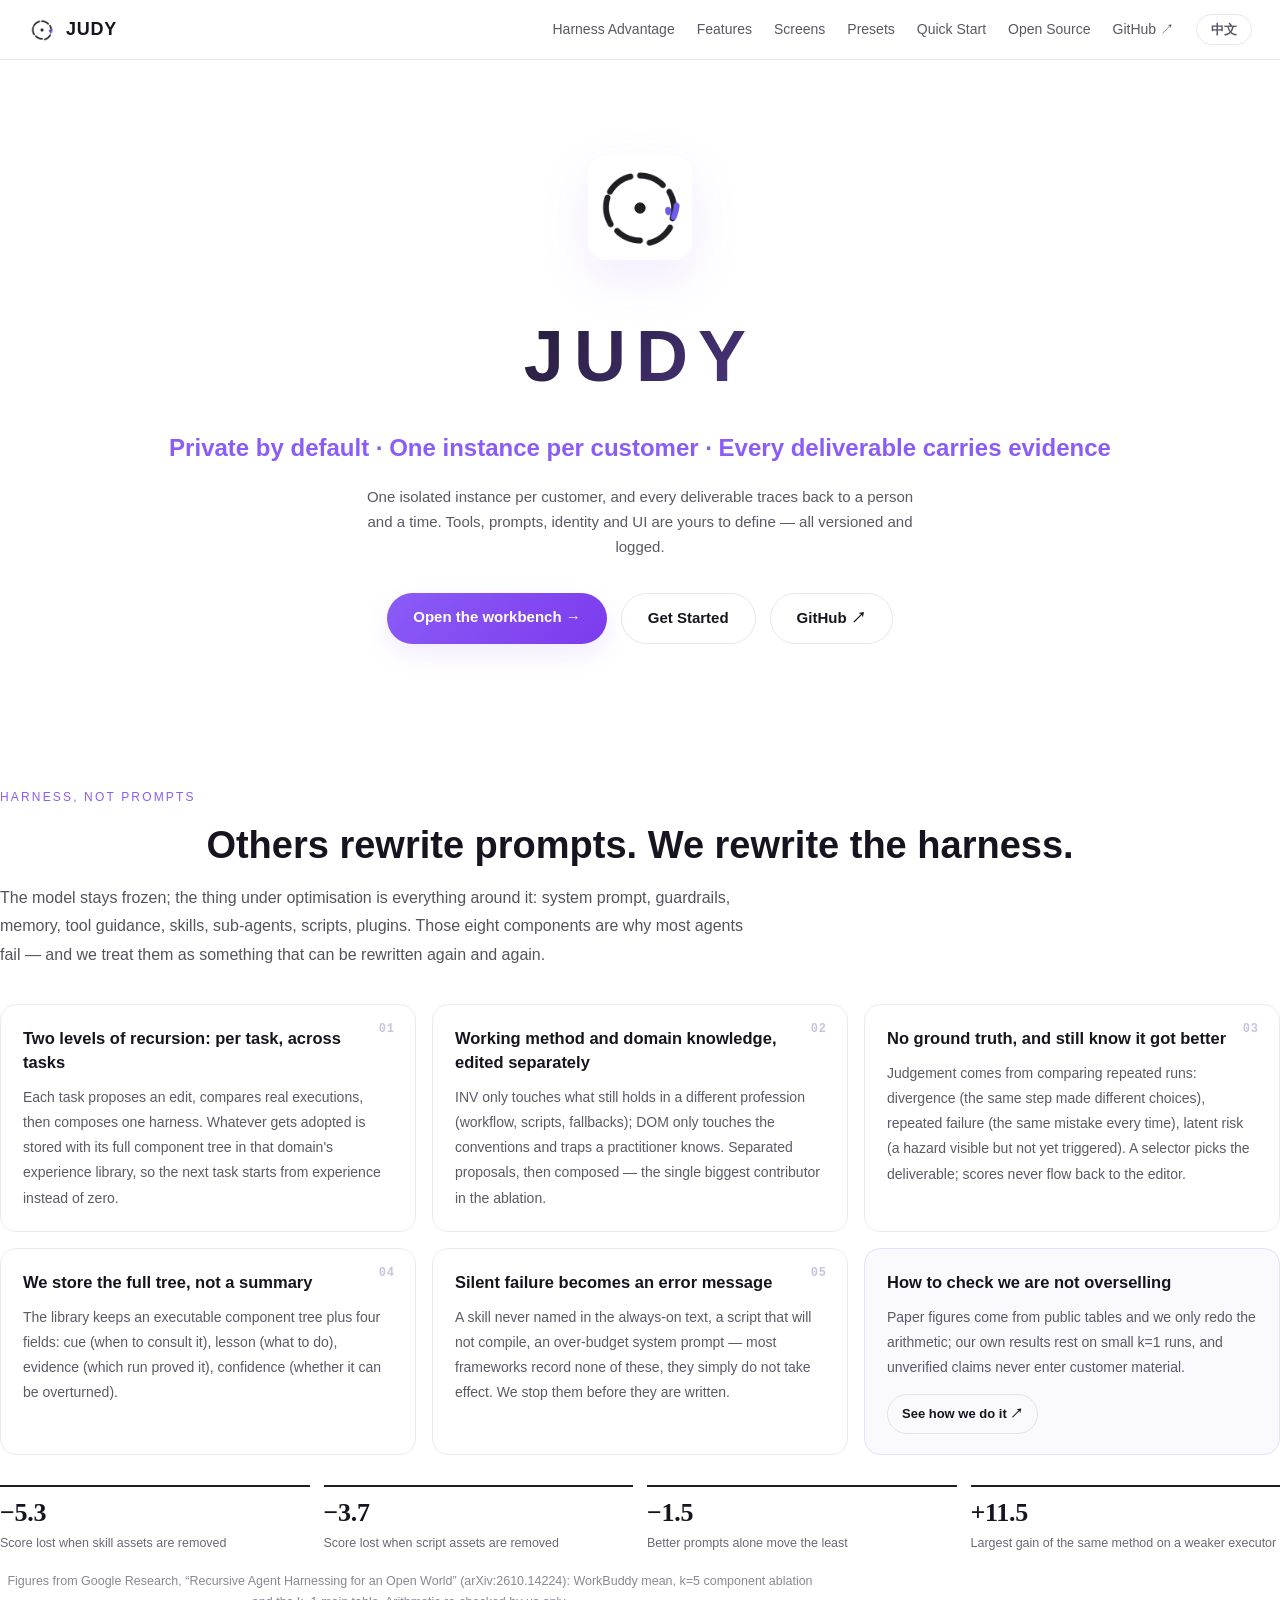
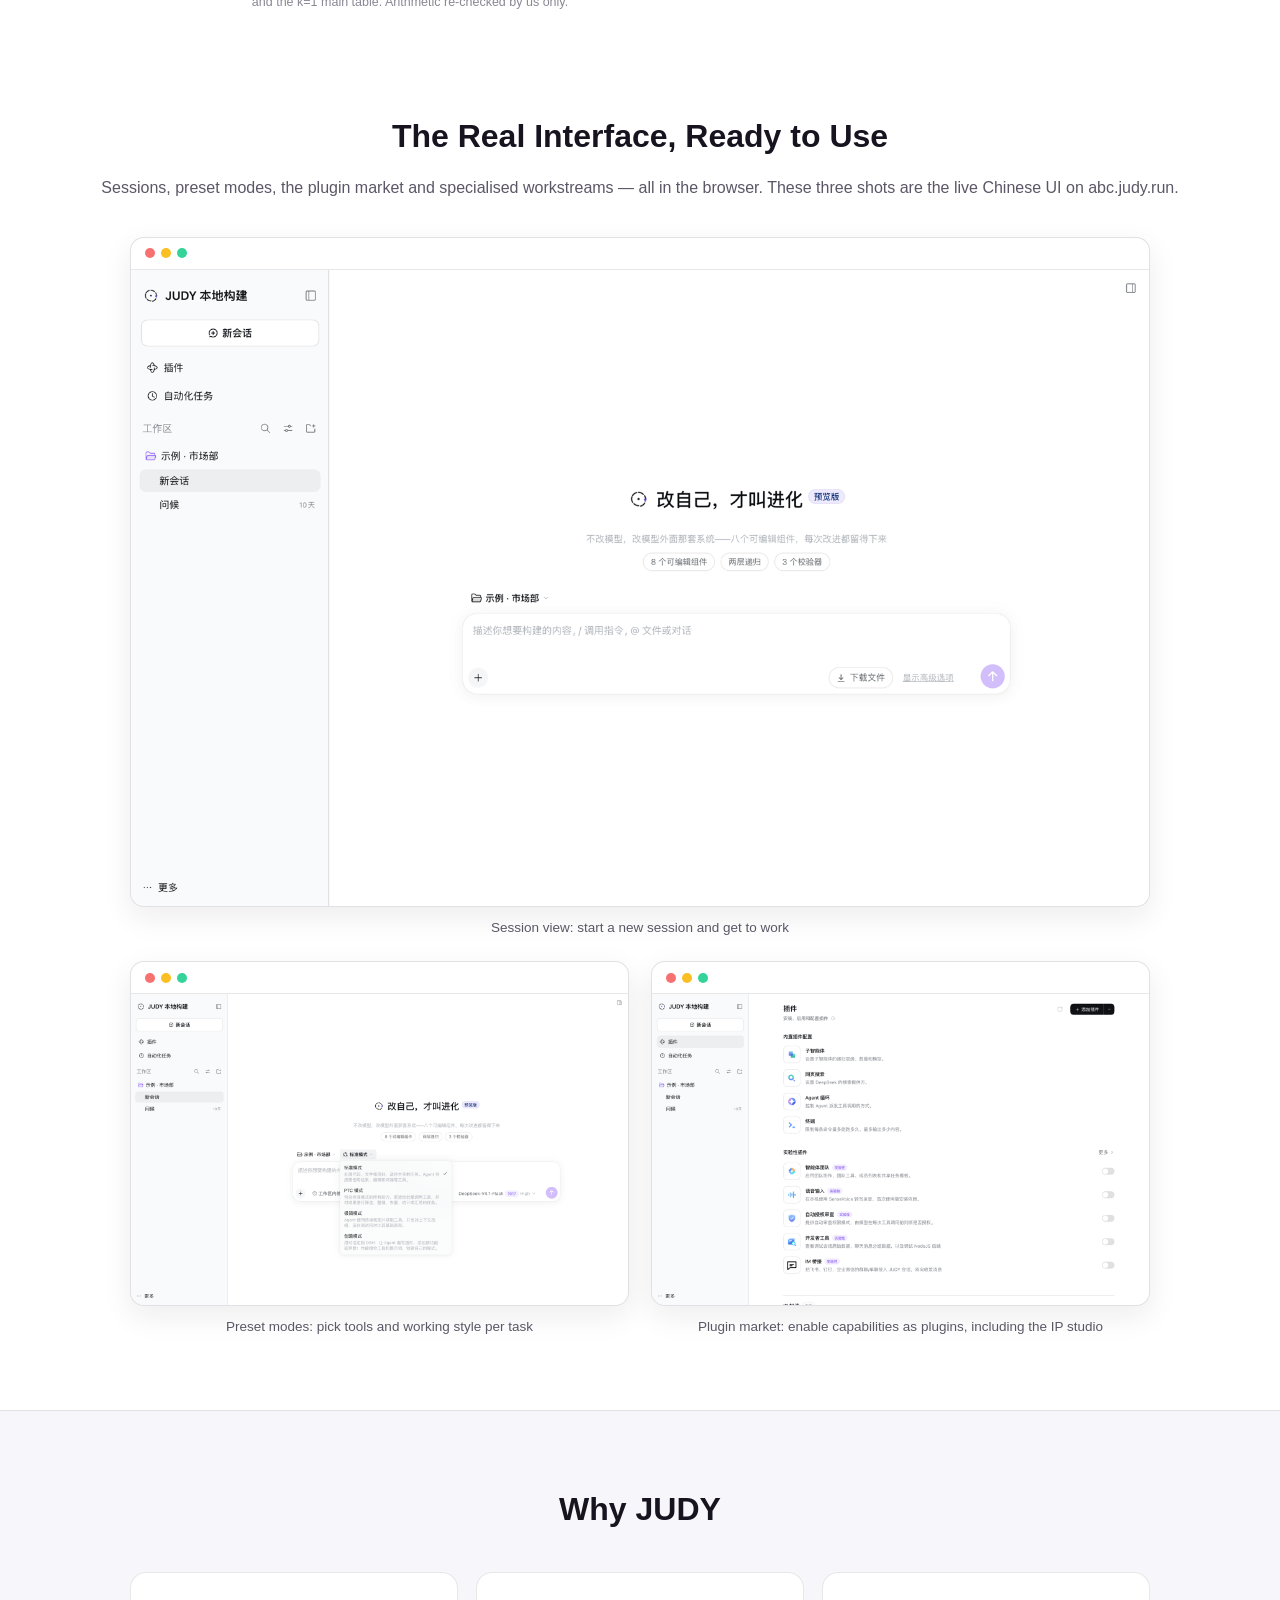
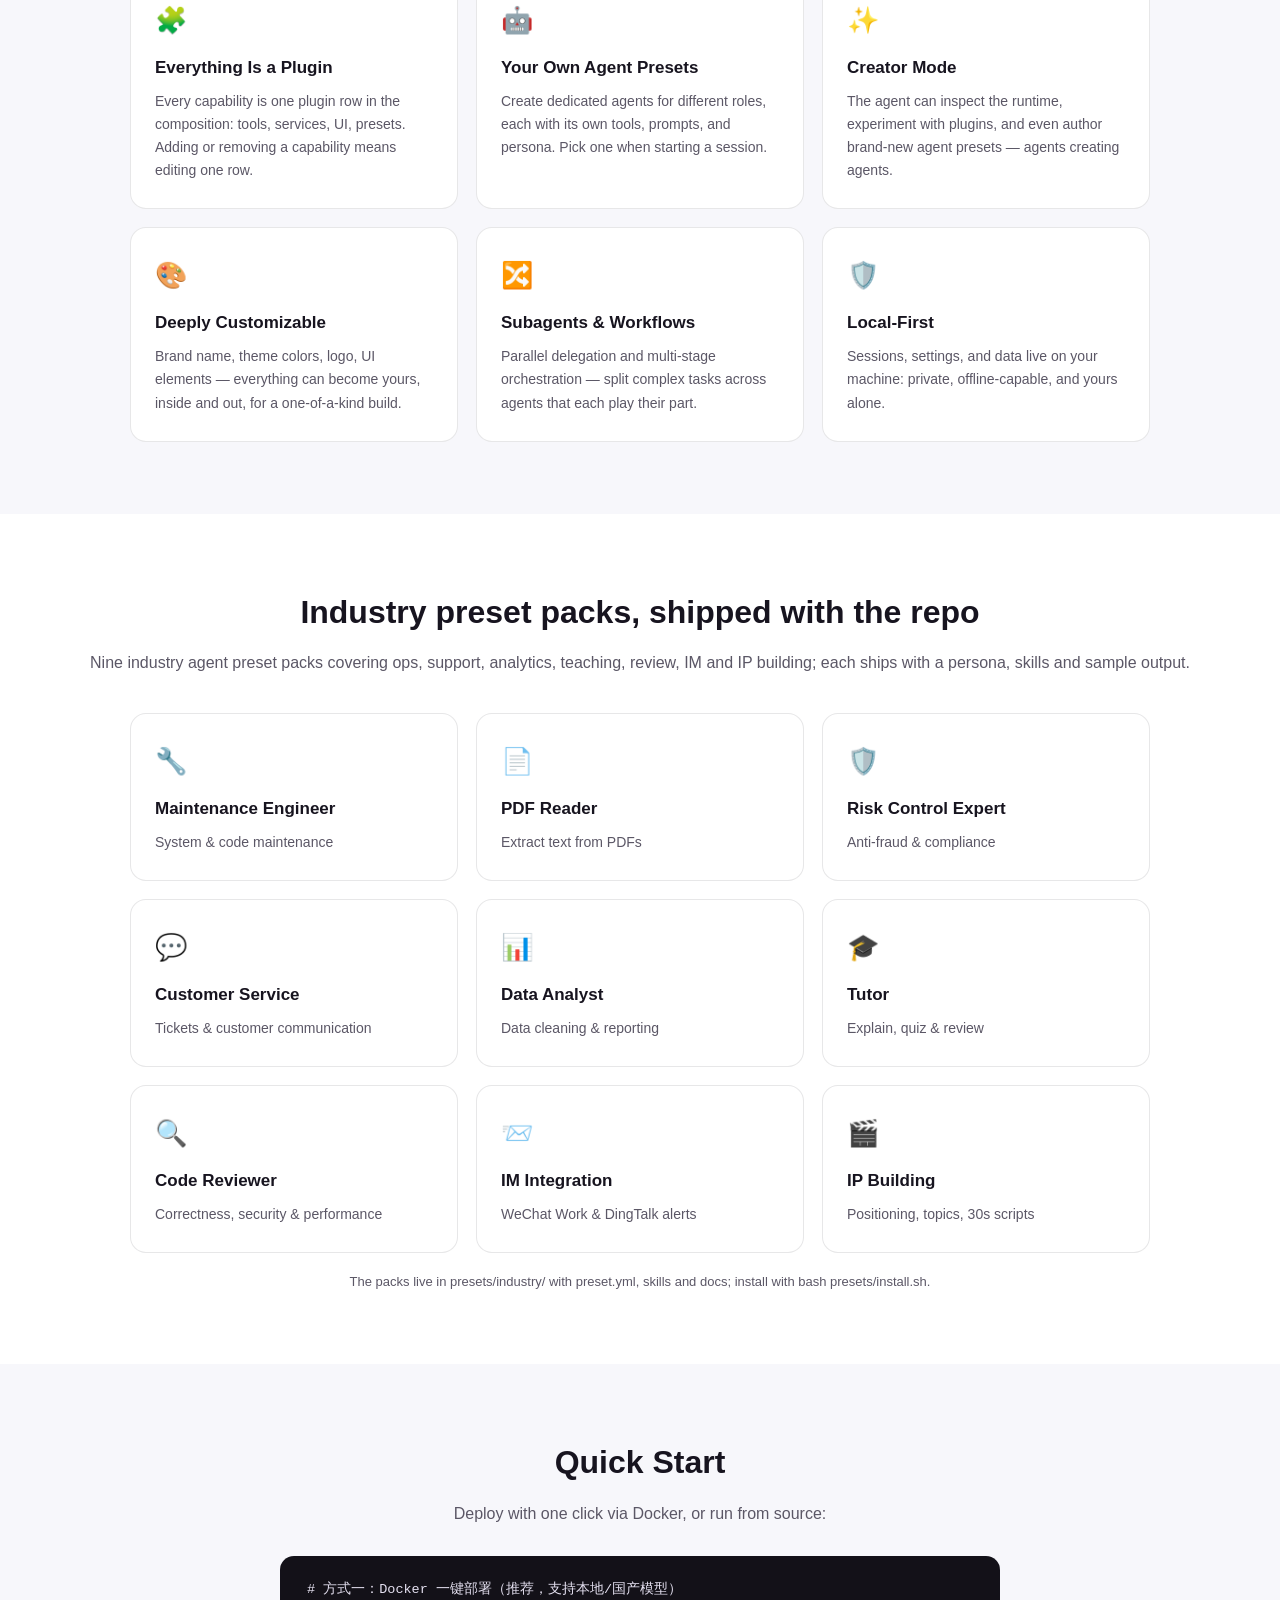
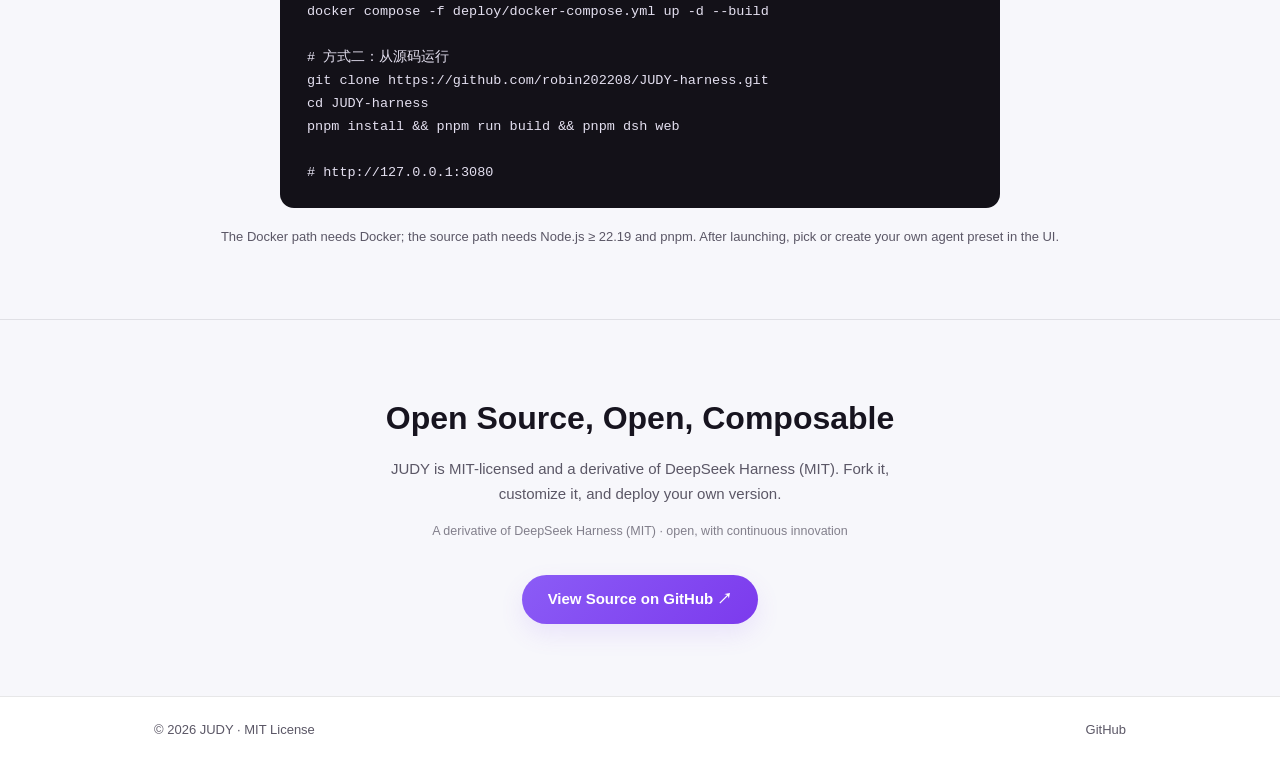
<file: index.html>
<!doctype html>
<html lang="zh-CN">
<head>
  <meta charset="utf-8" />
  <meta name="viewport" content="width=device-width, initial-scale=1" />
  <title id="pageTitle">JUDY — 私有化部署的 AI 员工运营台</title>
  <meta name="description" id="pageDesc" content="JUDY 是把 Agent Harness 做成可交付产品的私有化运营台：一客一实例、每个交付物都能回溯到具体的人和具体的时间，数据留在这台机器上。" />
  <meta name="keywords" content="JUDY, AI 员工, 智能体运营台, 私有化部署, 交付证据链, Agent Harness, 插件架构, 本地模型, Agent 预设, DeepSeek, 开源" />
  <meta name="author" content="JUDY" />
  <meta name="robots" content="index, follow" />
  <meta name="theme-color" content="#8b5cf6" />
  <link rel="canonical" href="https://www.judy.run/" />
  <link rel="icon" type="image/png" href="logo.png" />
  <link rel="stylesheet" href="style.css" />

  <!-- Open Graph / Twitter Card (双语内容由页面脚本同步切换) -->
  <meta property="og:type" content="website" />
  <meta property="og:site_name" content="JUDY" />
  <meta property="og:url" content="https://www.judy.run/" />
  <meta property="og:title" id="ogTitle" content="JUDY — 私有化部署的 AI 员工运营台" />
  <meta property="og:description" id="ogDesc" content="基于插件架构的智能体 Agent 平台：Docker 一键私有化部署、支持本地/国产模型，工具、提示词、身份、界面都由你定义。" />
  <meta property="og:image" content="https://robin202208.github.io/JUDY-website/assets/og-cover.png" />
  <meta property="og:image:width" content="1200" />
  <meta property="og:image:height" content="630" />
  <meta property="og:locale" id="ogLocale" content="zh_CN" />
  <meta property="og:locale:alternate" content="en_US" />
  <meta name="twitter:card" content="summary_large_image" />
  <meta name="twitter:title" id="twTitle" content="JUDY — 私有化部署的 AI 员工运营台" />
  <meta name="twitter:description" id="twDesc" content="基于插件架构的智能体 Agent 平台：Docker 一键私有化部署、支持本地/国产模型，工具、提示词、身份、界面都由你定义。" />
  <meta name="twitter:image" content="https://robin202208.github.io/JUDY-website/assets/og-cover.png" />
</head>
<body>
  <header class="nav">
    <a class="brand" href="#top">
      <img src="logo.png" alt="JUDY logo" width="28" height="28" />
      <span>JUDY</span>
    </a>
    <nav class="links">
      <a href="#harness" data-i18n="nav.harness">Harness 优势</a>
      <a href="#features" data-i18n="nav.features">特性</a>
      <a href="#shots" data-i18n="nav.shots">界面</a>
      <a href="#presets" data-i18n="nav.presets">行业预设</a>
      <a href="#quickstart" data-i18n="nav.quickstart">快速开始</a>
      <a href="#open" data-i18n="nav.open">开源</a>
      <a href="https://github.com/robin202208/JUDY-harness" target="_blank" rel="noopener">GitHub ↗</a>
      <button class="lang-switch" id="langSwitch" type="button">EN</button>
    </nav>
  </header>

  <main id="top">
    <!-- Hero -->
    <section class="hero">
      <img class="hero-logo" src="logo.png" alt="JUDY" width="104" height="104" />
      <h1>JUDY</h1>
      <p class="tagline" data-i18n="hero.tagline">私有化 · 一客一实例 · 交付物带证据链</p>
      <p class="sub" data-i18n="hero.sub">
        每个客户一台独立实例，每个交付物都能回溯到具体的人和具体的时间。<br />
        工具、提示词、身份、界面——都由你定义，版本与操作全部留痕。
      </p>
      <div class="cta">
        <a class="btn primary" href="https://abc.judy.run/" data-i18n="hero.cta0">进入工作台 →</a>
        <a class="btn ghost" href="#quickstart" data-i18n="hero.cta1">快速开始</a>
        <a class="btn ghost" href="https://github.com/robin202208/JUDY-harness" target="_blank" rel="noopener" data-i18n="hero.cta2">GitHub ↗</a>
      </div>
    </section>


    <!-- Harness advantage -->
    <section id="harness" class="harness">
      <p class="eyebrow" data-i18n="adv.eyebrow">HARNESS, NOT PROMPTS</p>
      <h2 data-i18n="adv.heading">别人改提示词，我们改 Harness</h2>
      <p class="lead" data-i18n="adv.lead">
        模型权重不动，被优化的对象是模型外面那套系统：系统提示、护栏、记忆、工具指引、技能、子代理、脚本、插件。
        这八个组件才是大多数 agent 失败的真正原因——而我们把它当成可被反复改写的对象。
      </p>

      <div class="adv-grid">
        <article class="adv">
          <span class="adv-no">01</span>
          <h3 data-i18n="adv.1.title">任务层 × 跨任务层：两层递归</h3>
          <p data-i18n="adv.1.desc">
            每个任务先提案、再用真实执行对比、最后合成一份；被采纳的改法连同完整组件树写进同域经验库。
            下一个任务先读经验，不必从零开始。
          </p>
        </article>
        <article class="adv">
          <span class="adv-no">02</span>
          <h3 data-i18n="adv.2.title">工作方式与行业口径，分开改</h3>
          <p data-i18n="adv.2.desc">
            INV 只改“换个专业照样成立”的部分（流程、脚本、兜底），DOM 只改“这行人才知道”的口径与坑。
            分开提案再合成——这是消融里贡献最大的一项。
          </p>
        </article>
        <article class="adv">
          <span class="adv-no">03</span>
          <h3 data-i18n="adv.3.title">没有标准答案，也能判断改对了</h3>
          <p data-i18n="adv.3.desc">
            靠同一任务的多次执行对比：分叉（同一步做了不同选择）、重复失败（每次都在同一处错）、未发生的风险。
            选择器挑交付物，评分结果永不回流给改进者。
          </p>
        </article>
        <article class="adv">
          <span class="adv-no">04</span>
          <h3 data-i18n="adv.4.title">沉淀的是完整组件树，不是总结</h3>
          <p data-i18n="adv.4.desc">
            经验库存的是可执行的整棵树，配一份四字段说明：cue（什么时候翻这条）、lesson（该怎么做）、
            evidence（哪次执行证明了它）、confidence（能不能推翻）。
          </p>
        </article>
        <article class="adv">
          <span class="adv-no">05</span>
          <h3 data-i18n="adv.5.title">把“静默失效”变成报错原文</h3>
          <p data-i18n="adv.5.desc">
            技能没在常驻文本里被点名、脚本编译不过、常驻提示超预算——这三类错误在多数框架里不报错，
            只是悄悄不生效。我们把它们拦在写入之前。
          </p>
        </article>
        <article class="adv adv-cta">
          <h3 data-i18n="adv.6.title">怎么验证我们没有吹</h3>
          <p data-i18n="adv.6.desc">
            论文数字来自公开表格，我们只做算术复算；我们自己的效果以小规模 k=1 验证为准，
            未验证的项不会写进对客材料。
          </p>
          <a class="btn ghost small" href="https://github.com/robin202208/JUDY-harness" target="_blank" rel="noopener" data-i18n="adv.6.cta">看看我们怎么做的 ↗</a>
        </article>
      </div>

      <div class="adv-evidence">
        <div class="ev"><b>−5.3</b><span data-i18n="adv.ev1">去掉技能资产后的分数损失</span></div>
        <div class="ev"><b>−3.7</b><span data-i18n="adv.ev2">去掉脚本资产后的分数损失</span></div>
        <div class="ev"><b>−1.5</b><span data-i18n="adv.ev3">只把提示词写好，收益是最小的</span></div>
        <div class="ev"><b>+11.5</b><span data-i18n="adv.ev4">同一方法在较弱执行器上的最大提升</span></div>
      </div>
      <p class="hint" data-i18n="adv.source">
        数字出自 Google Research《Recursive Agent Harnessing for an Open World》(arXiv:2610.14224) 的公开表格（WorkBuddy 均分，k=5 组件消融与 k=1 主表），我们仅做算术复算。
      </p>
    </section>

    <!-- Screenshots -->
    <section id="shots" class="shots">
      <h2 data-i18n="shots.heading">真实界面，所见即所得</h2>
      <p class="lead" data-i18n="shots.lead">会话、预设模式、插件市场与专项能力——都在浏览器里完成。下面三张是 abc.judy.run 上的真实中文界面。</p>
      <div class="shot-grid">
        <figure class="shot main">
          <div class="frame">
            <div class="frame-bar"><span></span><span></span><span></span></div>
            <img src="assets/gui-chat.png" alt="JUDY 会话主界面" data-i18n-alt="shots.1.alt" loading="lazy" />
            <div class="shot-missing" hidden><p data-i18n="shots.missing">截图待补充：请按 Cmd+Shift+4 截取会话界面后保存为 assets/gui-chat.png</p></div>
          </div>
          <figcaption data-i18n="shots.1.cap">会话主界面：新建会话，直接开工</figcaption>
        </figure>
        <figure class="shot">
          <div class="frame">
            <div class="frame-bar"><span></span><span></span><span></span></div>
            <img src="assets/gui-presets.png" alt="JUDY 预设模式选择" data-i18n-alt="shots.2.alt" loading="lazy" />
            <div class="shot-missing" hidden><p data-i18n="shots.missing">截图待补充：请截取新建会话的预设选择界面后保存为 assets/gui-presets.png</p></div>
          </div>
          <figcaption data-i18n="shots.2.cap">预设模式：按任务挑工具与工作方式</figcaption>
        </figure>
        <figure class="shot">
          <div class="frame">
            <div class="frame-bar"><span></span><span></span><span></span></div>
            <img src="assets/gui-compose.png" alt="JUDY 插件市场" data-i18n-alt="shots.3.alt" loading="lazy" />
            <div class="shot-missing" hidden><p data-i18n="shots.missing">截图待补充：请截取插件/组合配置界面后保存为 assets/gui-compose.png</p></div>
          </div>
          <figcaption data-i18n="shots.3.cap">插件市场：能力按插件启用，含 IP 打造等专项</figcaption>
        </figure>
      </div>
    </section>

    <!-- Features -->
    <section id="features" class="features">
      <h2 data-i18n="feat.heading">为什么选择 JUDY</h2>
      <div class="grid">
        <article class="card">
          <div class="icon">🧩</div>
          <h3 data-i18n="feat.1.title">一切皆插件</h3>
          <p data-i18n="feat.1.desc">每个能力都是组合里的一行插件：工具、服务、界面、预设。增删能力，就是增删一行组合。</p>
        </article>
        <article class="card">
          <div class="icon">🤖</div>
          <h3 data-i18n="feat.2.title">专属 Agent 预设</h3>
          <p data-i18n="feat.2.desc">为不同角色创建独立 Agent：各自的工具集、提示词与身份。新建会话，即选即用。</p>
        </article>
        <article class="card">
          <div class="icon">✨</div>
          <h3 data-i18n="feat.3.title">创造模式</h3>
          <p data-i18n="feat.3.desc">Agent 可以检查运行时、实验插件，甚至为你创作全新的 Agent 预设——让 Agent 创造 Agent。</p>
        </article>
        <article class="card">
          <div class="icon">🎨</div>
          <h3 data-i18n="feat.4.title">深度可定制</h3>
          <p data-i18n="feat.4.desc">品牌名、主题色、Logo、界面元素，从内到外都能换成你自己的，做出独一无二的版本。</p>
        </article>
        <article class="card">
          <div class="icon">🔀</div>
          <h3 data-i18n="feat.5.title">子代理与工作流</h3>
          <p data-i18n="feat.5.desc">并行委托、多阶段编排，复杂任务拆给多个 Agent 协作完成，各司其职。</p>
        </article>
        <article class="card">
          <div class="icon">🛡️</div>
          <h3 data-i18n="feat.6.title">本地优先</h3>
          <p data-i18n="feat.6.desc">会话、设置与数据都存于本机，隐私可控、离线可用，你的智能体只属于你。</p>
        </article>
      </div>
    </section>

    <!-- Industry presets -->
    <section id="presets" class="presets">
      <h2 data-i18n="presets.heading">随仓库提供的行业预设包</h2>
      <p class="lead" data-i18n="presets.lead">9 个行业 Agent 预设包，覆盖运维、客服、数据分析、教学、审查、IM 接入与 IP 打造；每个包自带 persona、技能与示例产物。</p>
      <div class="grid">
        <article class="card">
          <div class="icon">🔧</div>
          <h3 data-i18n="presets.1.name">维护工程师</h3>
          <p data-i18n="presets.1.desc">系统与代码维护</p>
        </article>
        <article class="card">
          <div class="icon">📄</div>
          <h3 data-i18n="presets.2.name">PDF 阅读器</h3>
          <p data-i18n="presets.2.desc">提取 PDF 文本内容</p>
        </article>
        <article class="card">
          <div class="icon">🛡️</div>
          <h3 data-i18n="presets.3.name">企业风控专家</h3>
          <p data-i18n="presets.3.desc">反欺诈与合规风控</p>
        </article>
        <article class="card">
          <div class="icon">💬</div>
          <h3 data-i18n="presets.4.name">客服助手</h3>
          <p data-i18n="presets.4.desc">工单处理与客户沟通</p>
        </article>
        <article class="card">
          <div class="icon">📊</div>
          <h3 data-i18n="presets.5.name">数据分析师</h3>
          <p data-i18n="presets.5.desc">数据清洗与报告</p>
        </article>
        <article class="card">
          <div class="icon">🎓</div>
          <h3 data-i18n="presets.6.name">教学辅导</h3>
          <p data-i18n="presets.6.desc">讲解、出题与讲评</p>
        </article>
        <article class="card">
          <div class="icon">🔍</div>
          <h3 data-i18n="presets.7.name">代码审查</h3>
          <p data-i18n="presets.7.desc">正确性/安全/性能审查</p>
        </article>
        <article class="card">
          <div class="icon">📨</div>
          <h3 data-i18n="presets.8.name">IM 接入</h3>
          <p data-i18n="presets.8.desc">企业微信/钉钉消息推送</p>
        </article>
        <article class="card">
          <div class="icon">🎬</div>
          <h3 data-i18n="presets.9.name">IP 打造</h3>
          <p data-i18n="presets.9.desc">定位、选题到 30 秒口播</p>
        </article>
      </div>
      <p class="hint" data-i18n="presets.hint">预设包在仓库 presets/industry/ 下，含 preset.yml、技能与说明；安装脚本为 bash presets/install.sh。</p>
    </section>

    <!-- Quick start -->
    <section id="quickstart" class="quickstart">
      <h2 data-i18n="quick.heading">快速开始</h2>
      <p class="lead" data-i18n="quick.lead">用 Docker 一键部署，或从源码运行：</p>
      <pre><code># 方式一：Docker 一键部署（推荐，支持本地/国产模型）
docker compose -f deploy/docker-compose.yml up -d --build

# 方式二：从源码运行
git clone https://github.com/robin202208/JUDY-harness.git
cd JUDY-harness
pnpm install && pnpm run build && pnpm dsh web

# http://127.0.0.1:3080</code></pre>
      <p class="hint" data-i18n="quick.hint">Docker 方式需要 Docker；源码方式需要 Node.js ≥ 22.19 与 pnpm。运行后即可在界面中选择或创建你的专属 Agent 预设。</p>
    </section>

    <!-- Open source -->
    <section id="open" class="open">
      <h2 data-i18n="open.heading">开源，开放，可组合</h2>
      <p data-i18n="open.text">
        JUDY 基于 MIT 许可开源，是 DeepSeek Harness（MIT）的二次开发分支。你可以自由修改、定制并部署自己的版本。
      </p>
      <p class="attribution" data-i18n="open.attribution">基于 DeepSeek Harness（MIT 协议）二次开发 · 保持开源，持续创新</p>
      <div class="cta">
        <a class="btn primary" href="https://github.com/robin202208/JUDY-harness" target="_blank" rel="noopener" data-i18n="open.cta">在 GitHub 上查看源码 ↗</a>
      </div>
    </section>
  </main>

  <footer class="footer">
    <div class="inner">
      <span>© 2026 JUDY · MIT License</span>
      <a href="https://github.com/robin202208/JUDY-harness" target="_blank" rel="noopener">GitHub</a>
    </div>
  </footer>

  <script>
    const I18N = {
      zh: {
        title: 'JUDY — 私有化部署的 AI 员工运营台',
        desc: 'JUDY：基于插件架构的智能体 Agent 平台。一切皆插件，支持 Docker 一键私有化部署与本地/国产模型（Ollama、vLLM），每个会话都可以组装成你专属的 Agent。',
        lang: 'zh-CN',
        switchLabel: 'EN',
        'nav.harness': 'Harness 优势',
        'adv.eyebrow': 'HARNESS, NOT PROMPTS',
        'adv.heading': '别人改提示词，我们改 Harness',
        'adv.lead': '模型权重不动，被优化的对象是模型外面那套系统：系统提示、护栏、记忆、工具指引、技能、子代理、脚本、插件。这八个组件才是大多数 agent 失败的真正原因——而我们把它当成可被反复改写的对象。',
        'adv.1.title': '任务层 × 跨任务层：两层递归',
        'adv.1.desc': '每个任务先提案、再用真实执行对比、最后合成一份；被采纳的改法连同完整组件树写进同域经验库。下一个任务先读经验，不必从零开始。',
        'adv.2.title': '工作方式与行业口径，分开改',
        'adv.2.desc': 'INV 只改“换个专业照样成立”的部分（流程、脚本、兜底），DOM 只改“这行人才知道”的口径与坑。分开提案再合成——这是消融里贡献最大的一项。',
        'adv.3.title': '没有标准答案，也能判断改对了',
        'adv.3.desc': '靠同一任务的多次执行对比：分叉（同一步做了不同选择）、重复失败（每次都在同一处错）、未发生的风险。选择器挑交付物，评分结果永不回流给改进者。',
        'adv.4.title': '沉淀的是完整组件树，不是总结',
        'adv.4.desc': '经验库存的是可执行的整棵树，配一份四字段说明：cue（什么时候翻这条）、lesson（该怎么做）、evidence（哪次执行证明了它）、confidence（能不能推翻）。',
        'adv.5.title': '把“静默失效”变成报错原文',
        'adv.5.desc': '技能没在常驻文本里被点名、脚本编译不过、常驻提示超预算——这三类错误在多数框架里不报错，只是悄悄不生效。我们把它们拦在写入之前。',
        'adv.6.title': '怎么验证我们没有吹',
        'adv.6.desc': '论文数字来自公开表格，我们只做算术复算；我们自己的效果以小规模 k=1 验证为准，未验证的项不会写进对客材料。',
        'adv.6.cta': '看看我们怎么做的 ↗',
        'adv.ev1': '去掉技能资产后的分数损失',
        'adv.ev2': '去掉脚本资产后的分数损失',
        'adv.ev3': '只把提示词写好，收益是最小的',
        'adv.ev4': '同一方法在较弱执行器上的最大提升',
        'adv.source': '数字出自 Google Research《Recursive Agent Harnessing for an Open World》(arXiv:2610.14224) 的公开表格（WorkBuddy 均分，k=5 组件消融与 k=1 主表），我们仅做算术复算。',
        'nav.features': '特性',
        'nav.shots': '界面',
        'nav.quickstart': '快速开始',
        'nav.open': '开源',
        'nav.presets': '行业预设',
        'hero.tagline': '私有化 · 一客一实例 · 交付物带证据链',
        'hero.sub': '每个客户一台独立实例，每个交付物都能回溯到具体的人和具体的时间。\n工具、提示词、身份、界面——都由你定义，版本与操作全部留痕。',
        'hero.cta0': '进入工作台 →',
        'hero.cta1': '快速开始',
        'hero.cta2': 'GitHub ↗',
        'feat.heading': '为什么选择 JUDY',
        'feat.1.title': '一切皆插件',
        'feat.1.desc': '每个能力都是组合里的一行插件：工具、服务、界面、预设。增删能力，就是增删一行组合。',
        'feat.2.title': '专属 Agent 预设',
        'feat.2.desc': '为不同角色创建独立 Agent：各自的工具集、提示词与身份。新建会话，即选即用。',
        'feat.3.title': '创造模式',
        'feat.3.desc': 'Agent 可以检查运行时、实验插件，甚至为你创作全新的 Agent 预设——让 Agent 创造 Agent。',
        'feat.4.title': '深度可定制',
        'feat.4.desc': '品牌名、主题色、Logo、界面元素，从内到外都能换成你自己的，做出独一无二的版本。',
        'feat.5.title': '子代理与工作流',
        'feat.5.desc': '并行委托、多阶段编排，复杂任务拆给多个 Agent 协作完成，各司其职。',
        'feat.6.title': '本地优先',
        'feat.6.desc': '会话、设置与数据都存于本机，隐私可控、离线可用，你的智能体只属于你。',
        'shots.heading': '真实界面，所见即所得',
        'shots.lead': '会话、预设模式、插件市场与专项能力——都在浏览器里完成。下面三张是 abc.judy.run 上的真实中文界面。',
        'shots.1.alt': 'JUDY 会话主界面',
        'shots.1.cap': '会话主界面：新建会话，直接开工',
        'shots.2.alt': 'JUDY 预设模式选择',
        'shots.2.cap': '预设模式：按任务挑工具与工作方式',
        'shots.3.alt': 'JUDY 插件市场',
        'shots.3.cap': '插件市场：能力按插件启用，含 IP 打造等专项',
        'shots.missing': '截图待补充',
        'presets.heading': '随仓库提供的行业预设包',
        'presets.lead': '9 个行业 Agent 预设包，覆盖运维、客服、数据分析、教学、审查、IM 接入与 IP 打造；每个包自带 persona、技能与示例产物。',
        'presets.1.name': '维护工程师',
        'presets.1.desc': '系统与代码维护',
        'presets.2.name': 'PDF 阅读器',
        'presets.2.desc': '提取 PDF 文本内容',
        'presets.3.name': '企业风控专家',
        'presets.3.desc': '反欺诈与合规风控',
        'presets.4.name': '客服助手',
        'presets.4.desc': '工单处理与客户沟通',
        'presets.5.name': '数据分析师',
        'presets.5.desc': '数据清洗与报告',
        'presets.6.name': '教学辅导',
        'presets.6.desc': '讲解、出题与讲评',
        'presets.7.name': '代码审查',
        'presets.7.desc': '正确性/安全/性能审查',
        'presets.8.name': 'IM 接入',
        'presets.8.desc': '企业微信/钉钉消息推送',
        'presets.9.name': 'IP 打造',
        'presets.9.desc': '定位、选题到 30 秒口播',
        'presets.hint': '预设包在仓库 presets/industry/ 下，含 preset.yml、技能与说明；安装脚本为 bash presets/install.sh。',
        'quick.heading': '快速开始',
        'quick.lead': '用 Docker 一键部署，或从源码运行：',
        'quick.hint': 'Docker 方式需要 Docker；源码方式需要 Node.js ≥ 22.19 与 pnpm。运行后即可在界面中选择或创建你的专属 Agent 预设。',
        'open.heading': '开源，开放，可组合',
        'open.text': 'JUDY 基于 MIT 许可开源，是 DeepSeek Harness（MIT）的二次开发分支。你可以自由修改、定制并部署自己的版本。',
        'open.attribution': '基于 DeepSeek Harness（MIT 协议）二次开发 · 保持开源，持续创新',
        'open.cta': '在 GitHub 上查看源码 ↗',
      },
      en: {
        title: 'JUDY — A Private AI-Worker Console You Deploy Yourself',
        desc: 'JUDY: a plugin-based agent harness. One-click private deployment via Docker, local & domestic models (Ollama, vLLM) supported — assemble your own agent for every session.',
        lang: 'en',
        switchLabel: '中文',
        'nav.harness': 'Harness Advantage',
        'adv.eyebrow': 'HARNESS, NOT PROMPTS',
        'adv.heading': 'Others rewrite prompts. We rewrite the harness.',
        'adv.lead': 'The model stays frozen; the thing under optimisation is everything around it: system prompt, guardrails, memory, tool guidance, skills, sub-agents, scripts, plugins. Those eight components are why most agents fail — and we treat them as something that can be rewritten again and again.',
        'adv.1.title': 'Two levels of recursion: per task, across tasks',
        'adv.1.desc': 'Each task proposes an edit, compares real executions, then composes one harness. Whatever gets adopted is stored with its full component tree in that domain\'s experience library, so the next task starts from experience instead of zero.',
        'adv.2.title': 'Working method and domain knowledge, edited separately',
        'adv.2.desc': 'INV only touches what still holds in a different profession (workflow, scripts, fallbacks); DOM only touches the conventions and traps a practitioner knows. Separated proposals, then composed — the single biggest contributor in the ablation.',
        'adv.3.title': 'No ground truth, and still know it got better',
        'adv.3.desc': 'Judgement comes from comparing repeated runs: divergence (the same step made different choices), repeated failure (the same mistake every time), latent risk (a hazard visible but not yet triggered). A selector picks the deliverable; scores never flow back to the editor.',
        'adv.4.title': 'We store the full tree, not a summary',
        'adv.4.desc': 'The library keeps an executable component tree plus four fields: cue (when to consult it), lesson (what to do), evidence (which run proved it), confidence (whether it can be overturned).',
        'adv.5.title': 'Silent failure becomes an error message',
        'adv.5.desc': 'A skill never named in the always-on text, a script that will not compile, an over-budget system prompt — most frameworks record none of these, they simply do not take effect. We stop them before they are written.',
        'adv.6.title': 'How to check we are not overselling',
        'adv.6.desc': 'Paper figures come from public tables and we only redo the arithmetic; our own results rest on small k=1 runs, and unverified claims never enter customer material.',
        'adv.6.cta': 'See how we do it ↗',
        'adv.ev1': 'Score lost when skill assets are removed',
        'adv.ev2': 'Score lost when script assets are removed',
        'adv.ev3': 'Better prompts alone move the least',
        'adv.ev4': 'Largest gain of the same method on a weaker executor',
        'adv.source': 'Figures from Google Research, “Recursive Agent Harnessing for an Open World” (arXiv:2610.14224): WorkBuddy mean, k=5 component ablation and the k=1 main table. Arithmetic re-checked by us only.',
        'nav.features': 'Features',
        'nav.shots': 'Screens',
        'nav.quickstart': 'Quick Start',
        'nav.open': 'Open Source',
        'nav.presets': 'Presets',
        'hero.tagline': 'Private by default · One instance per customer · Every deliverable carries evidence',
        'hero.sub': 'One isolated instance per customer, and every deliverable traces back to a person and a time.\nTools, prompts, identity and UI are yours to define — all versioned and logged.',
        'hero.cta0': 'Open the workbench →',
        'hero.cta1': 'Get Started',
        'hero.cta2': 'GitHub ↗',
        'feat.heading': 'Why JUDY',
        'feat.1.title': 'Everything Is a Plugin',
        'feat.1.desc': 'Every capability is one plugin row in the composition: tools, services, UI, presets. Adding or removing a capability means editing one row.',
        'feat.2.title': 'Your Own Agent Presets',
        'feat.2.desc': 'Create dedicated agents for different roles, each with its own tools, prompts, and persona. Pick one when starting a session.',
        'feat.3.title': 'Creator Mode',
        'feat.3.desc': 'The agent can inspect the runtime, experiment with plugins, and even author brand-new agent presets — agents creating agents.',
        'feat.4.title': 'Deeply Customizable',
        'feat.4.desc': 'Brand name, theme colors, logo, UI elements — everything can become yours, inside and out, for a one-of-a-kind build.',
        'feat.5.title': 'Subagents & Workflows',
        'feat.5.desc': 'Parallel delegation and multi-stage orchestration — split complex tasks across agents that each play their part.',
        'feat.6.title': 'Local-First',
        'feat.6.desc': 'Sessions, settings, and data live on your machine: private, offline-capable, and yours alone.',
        'shots.heading': 'The Real Interface, Ready to Use',
        'shots.lead': 'Sessions, preset modes, the plugin market and specialised workstreams — all in the browser. These three shots are the live Chinese UI on abc.judy.run.',
        'shots.1.alt': 'JUDY chat interface',
        'shots.1.cap': 'Session view: start a new session and get to work',
        'shots.2.alt': 'JUDY preset mode selection',
        'shots.2.cap': 'Preset modes: pick tools and working style per task',
        'shots.3.alt': 'JUDY plugin market',
        'shots.3.cap': 'Plugin market: enable capabilities as plugins, including the IP studio',
        'shots.missing': 'Screenshot coming soon',
        'presets.heading': 'Industry preset packs, shipped with the repo',
        'presets.lead': 'Nine industry agent preset packs covering ops, support, analytics, teaching, review, IM and IP building; each ships with a persona, skills and sample output.',
        'presets.1.name': 'Maintenance Engineer',
        'presets.1.desc': 'System & code maintenance',
        'presets.2.name': 'PDF Reader',
        'presets.2.desc': 'Extract text from PDFs',
        'presets.3.name': 'Risk Control Expert',
        'presets.3.desc': 'Anti-fraud & compliance',
        'presets.4.name': 'Customer Service',
        'presets.4.desc': 'Tickets & customer communication',
        'presets.5.name': 'Data Analyst',
        'presets.5.desc': 'Data cleaning & reporting',
        'presets.6.name': 'Tutor',
        'presets.6.desc': 'Explain, quiz & review',
        'presets.7.name': 'Code Reviewer',
        'presets.7.desc': 'Correctness, security & performance',
        'presets.8.name': 'IM Integration',
        'presets.8.desc': 'WeChat Work & DingTalk alerts',
        'presets.9.name': 'IP Building',
        'presets.9.desc': 'Positioning, topics, 30s scripts',
        'presets.hint': 'The packs live in presets/industry/ with preset.yml, skills and docs; install with bash presets/install.sh.',
        'quick.heading': 'Quick Start',
        'quick.lead': 'Deploy with one click via Docker, or run from source:',
        'quick.hint': 'The Docker path needs Docker; the source path needs Node.js ≥ 22.19 and pnpm. After launching, pick or create your own agent preset in the UI.',
        'open.heading': 'Open Source, Open, Composable',
        'open.text': 'JUDY is MIT-licensed and a derivative of DeepSeek Harness (MIT). Fork it, customize it, and deploy your own version.',
        'open.attribution': 'A derivative of DeepSeek Harness (MIT) · open, with continuous innovation',
        'open.cta': 'View Source on GitHub ↗',
      },
    }

    const STORAGE_KEY = 'judy-lang'
    const elements = [...document.querySelectorAll('[data-i18n]')]

    function applyLang(lang) {
      const dict = I18N[lang] || I18N.zh
      document.documentElement.lang = dict.lang
      document.getElementById('pageTitle').textContent = dict.title
      document.getElementById('pageDesc').setAttribute('content', dict.desc)
      document.getElementById('ogTitle').setAttribute('content', dict.title)
      document.getElementById('ogDesc').setAttribute('content', dict.desc)
      document.getElementById('twTitle').setAttribute('content', dict.title)
      document.getElementById('twDesc').setAttribute('content', dict.desc)
      document.getElementById('ogLocale').setAttribute('content', lang === 'en' ? 'en_US' : 'zh_CN')
      for (const el of elements) {
        el.textContent = dict[el.dataset.i18n] ?? el.textContent
      }
      for (const el of document.querySelectorAll('[data-i18n-alt]')) {
        el.setAttribute('alt', dict[el.dataset.i18nAlt] ?? el.getAttribute('alt'))
      }
      document.getElementById('langSwitch').textContent = dict.switchLabel
      localStorage.setItem(STORAGE_KEY, lang)
    }

    const initial = localStorage.getItem(STORAGE_KEY)
      || (navigator.language && navigator.language.toLowerCase().startsWith('zh') ? 'zh' : 'en')

    document.getElementById('langSwitch').addEventListener('click', () => {
      const next = document.documentElement.lang === 'en' ? 'zh' : 'en'
      applyLang(next)
    })

    applyLang(initial)

    // 截图未就位时显示占位卡片；图片就位后自动切换为真实截图
    for (const img of document.querySelectorAll('.shot .frame img')) {
      const missing = img.parentElement.querySelector('.shot-missing')
      if (!missing) continue
      const show = () => { img.hidden = true; missing.hidden = false }
      const hide = () => { img.hidden = false; missing.hidden = true }
      img.addEventListener('error', show)
      img.addEventListener('load', hide)
      if (img.complete && img.naturalWidth === 0) show()
    }
  </script>
</body>
</html>
</file>
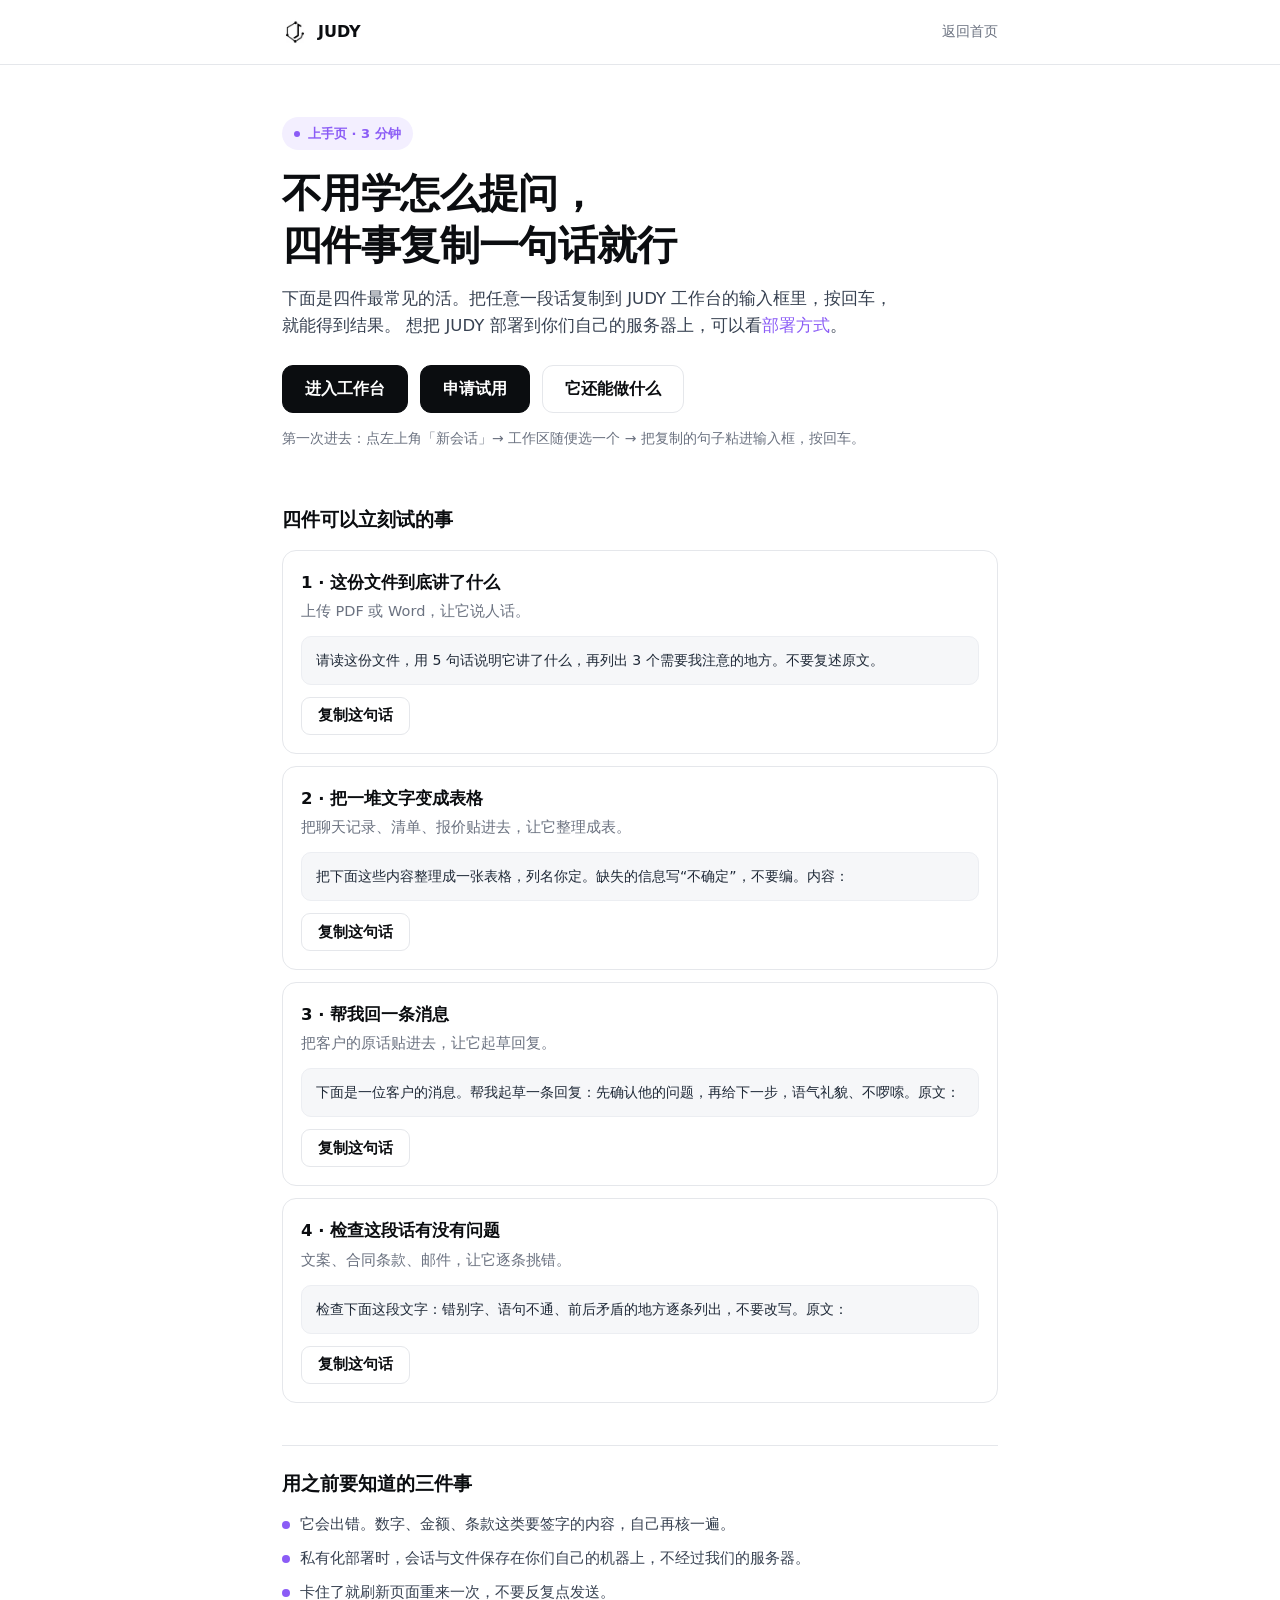
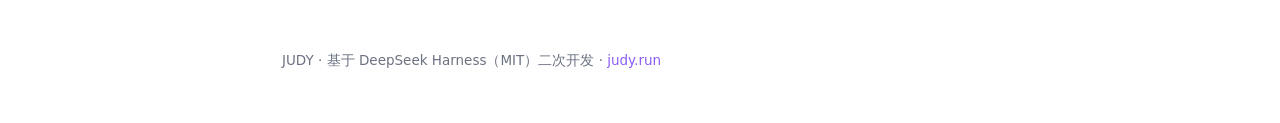
<file: start/index.html>
<!doctype html>
<html lang="zh-CN">
<head>
<meta charset="utf-8" />
<meta name="viewport" content="width=device-width, initial-scale=1" />
<title>开始使用 · JUDY</title>
<meta name="description" content="JUDY 上手页：四件事复制一句话粘进工作台就能做——读文件、整理表格、起草回复、检查文字。" />
<meta name="theme-color" content="#8b5cf6" />
<link rel="canonical" href="https://www.judy.run/start/" />
<link rel="icon" type="image/png" href="mark.png" />
<meta property="og:type" content="website" />
<meta property="og:site_name" content="JUDY" />
<meta property="og:url" content="https://www.judy.run/start/" />
<meta property="og:title" content="开始使用 · JUDY" />
<meta property="og:description" content="四件事，复制一句话粘进工作台就能做。" />
<meta property="og:image" content="https://www.judy.run/assets/og-cover.png" />
<script>
  /*
   * 工作台地址：填你们公网可访问的实例，例如 https://app.judy.run/
   * 留空则页面只显示「申请试用」，不出现死链。
   */
  window.JUDY_START = {
    appUrl: 'https://abc.judy.run/',
    contactMail: 'hello@judy.run',
  }
</script>
<style>
  :root {
    --ink:#0b0d10; --muted:#6b7280; --line:#e5e7eb; --surface:#f6f7f9;
    --accent:#8b5cf6; --accent-soft:#f3efff;
  }
  * { box-sizing: border-box; margin: 0; padding: 0; }
  body {
    font-family: -apple-system, "PingFang SC", "Hiragino Sans GB", "Microsoft YaHei", system-ui, sans-serif;
    color: var(--ink); background: #fff; line-height: 1.65; -webkit-font-smoothing: antialiased;
  }
  a { color: inherit; text-decoration: none; }
  .wrap { max-width: 760px; margin: 0 auto; padding: 0 22px; }

  header { border-bottom: 1px solid var(--line); }
  .nav { display: flex; align-items: center; gap: 10px; height: 64px; font-weight: 700; }
  .nav img { width: 26px; height: 26px; }
  .nav .back { margin-left: auto; font-size: 14px; font-weight: 500; color: var(--muted); }
  .nav .back:hover { color: var(--ink); }

  .hero { padding: 52px 0 10px; }
  .eyebrow {
    display: inline-flex; align-items: center; gap: 8px; font-size: 13px; font-weight: 600;
    color: var(--accent); background: var(--accent-soft); border-radius: 999px; padding: 6px 12px;
  }
  .eyebrow i { width: 6px; height: 6px; border-radius: 50%; background: var(--accent); }
  h1 { font-size: clamp(28px, 5.2vw, 40px); line-height: 1.28; letter-spacing: -.015em; margin: 18px 0 14px; }
  .lead { color: #374151; font-size: 16.5px; max-width: 620px; }
  .cta { display: flex; flex-wrap: wrap; gap: 12px; margin: 26px 0 0; }
  .btn {
    display: inline-flex; align-items: center; justify-content: center; gap: 8px;
    height: 48px; padding: 0 22px; border-radius: 11px; font-size: 16px; font-weight: 650;
    border: 1px solid var(--ink); background: var(--ink); color: #fff; cursor: pointer;
    transition: transform .12s ease, box-shadow .12s ease, background .12s ease;
  }
  .btn:hover { transform: translateY(-1px); box-shadow: 0 8px 22px rgba(11,13,16,.16); }
  .btn-ghost { background: #fff; color: var(--ink); border-color: var(--line); }
  .btn-ghost:hover { background: var(--surface); border-color: #d1d5db; }

  h2 { font-size: 19px; margin: 44px 0 14px; }
  .cards { display: grid; gap: 12px; }
  .task { border: 1px solid var(--line); border-radius: 14px; padding: 18px; background: #fff; }
  .task h3 { font-size: 16.5px; margin-bottom: 4px; }
  .task p { font-size: 14.5px; color: var(--muted); }
  .prompt {
    margin: 12px 0; padding: 12px 14px; border-radius: 10px; background: var(--surface);
    border: 1px solid #eceef2; font-size: 14px; color: #1f2937;
  }
  .copy {
    height: 38px; padding: 0 16px; border-radius: 9px; font-size: 14.5px; font-weight: 600;
    background: #fff; border: 1px solid var(--line); cursor: pointer; color: var(--ink);
  }
  .copy:hover { background: var(--surface); }
  .copy.done { background: #f0fdf4; border-color: #bbf7d0; color: #166534; }

  .rules { margin: 42px 0 0; border-top: 1px solid var(--line); padding-top: 22px; }
  .rules ul { list-style: none; display: grid; gap: 10px; }
  .rules li { display: flex; gap: 10px; font-size: 14.5px; color: #374151; }
  .rules b { flex: 0 0 auto; width: 8px; height: 8px; border-radius: 50%; background: var(--accent); margin-top: 8px; }

  footer { margin: 44px 0 52px; font-size: 13.5px; color: var(--muted); }
  footer a { color: var(--accent); }

  .toast {
    position: fixed; left: 50%; bottom: 28px; transform: translate(-50%, 16px);
    background: var(--ink); color: #fff; font-size: 14px; padding: 10px 18px; border-radius: 10px;
    opacity: 0; pointer-events: none; transition: opacity .18s ease, transform .18s ease;
  }
  .toast.show { opacity: 1; transform: translate(-50%, 0); }
  @media (max-width: 520px) { .cta .btn { width: 100%; } }
</style>
</head>
<body>

<header>
  <div class="wrap nav">
    <img src="mark.png" alt="JUDY" />
    <span>JUDY</span>
    <a class="back" href="../">返回首页</a>
  </div>
</header>

<main class="wrap">
  <div class="hero">
    <span class="eyebrow"><i></i>上手页 · 3 分钟</span>
    <h1>不用学怎么提问，<br />四件事复制一句话就行</h1>
    <p class="lead">
      下面是四件最常见的活。把任意一段话复制到 JUDY 工作台的输入框里，按回车，就能得到结果。
      想把 JUDY 部署到你们自己的服务器上，可以看<a href="../#quickstart" style="color:var(--accent)">部署方式</a>。
    </p>
    <div class="cta">
      <a class="btn btn-ghost" data-app href="#" hidden>进入工作台</a>
      <a class="btn" data-apply href="mailto:hello@judy.run">申请试用</a>
      <a class="btn btn-ghost" href="../#features">它还能做什么</a>
    </div>
    <p style="margin-top:14px;font-size:14px;color:var(--muted)">
      第一次进去：点左上角「新会话」→ 工作区随便选一个 → 把复制的句子粘进输入框，按回车。
    </p>
  </div>

  <h2>四件可以立刻试的事</h2>
  <div class="cards">
    <div class="task">
      <h3>1 · 这份文件到底讲了什么</h3>
      <p>上传 PDF 或 Word，让它说人话。</p>
      <div class="prompt" data-prompt="请读这份文件，用 5 句话说明它讲了什么，再列出 3 个需要我注意的地方。不要复述原文。">请读这份文件，用 5 句话说明它讲了什么，再列出 3 个需要我注意的地方。不要复述原文。</div>
      <button class="copy" type="button">复制这句话</button>
    </div>

    <div class="task">
      <h3>2 · 把一堆文字变成表格</h3>
      <p>把聊天记录、清单、报价贴进去，让它整理成表。</p>
      <div class="prompt" data-prompt="把下面这些内容整理成一张表格，列名你定。缺失的信息写“不确定”，不要编。内容：">把下面这些内容整理成一张表格，列名你定。缺失的信息写“不确定”，不要编。内容：</div>
      <button class="copy" type="button">复制这句话</button>
    </div>

    <div class="task">
      <h3>3 · 帮我回一条消息</h3>
      <p>把客户的原话贴进去，让它起草回复。</p>
      <div class="prompt" data-prompt="下面是一位客户的消息。帮我起草一条回复：先确认他的问题，再给下一步，语气礼貌、不啰嗦。原文：">下面是一位客户的消息。帮我起草一条回复：先确认他的问题，再给下一步，语气礼貌、不啰嗦。原文：</div>
      <button class="copy" type="button">复制这句话</button>
    </div>

    <div class="task">
      <h3>4 · 检查这段话有没有问题</h3>
      <p>文案、合同条款、邮件，让它逐条挑错。</p>
      <div class="prompt" data-prompt="检查下面这段文字：错别字、语句不通、前后矛盾的地方逐条列出，不要改写。原文：">检查下面这段文字：错别字、语句不通、前后矛盾的地方逐条列出，不要改写。原文：</div>
      <button class="copy" type="button">复制这句话</button>
    </div>
  </div>

  <div class="rules">
    <h2 style="margin-top:0">用之前要知道的三件事</h2>
    <ul>
      <li><b></b><span>它会出错。数字、金额、条款这类要签字的内容，自己再核一遍。</span></li>
      <li><b></b><span>私有化部署时，会话与文件保存在你们自己的机器上，不经过我们的服务器。</span></li>
      <li><b></b><span>卡住了就刷新页面重来一次，不要反复点发送。</span></li>
    </ul>
  </div>

  <footer>
    JUDY · 基于 DeepSeek Harness（MIT）二次开发 ·
    <a href="../">judy.run</a>
  </footer>
</main>

<div class="toast" id="toast" role="status" aria-live="polite"></div>

<script>
  (function () {
    var config = window.JUDY_START || {}
    var toast = document.getElementById('toast')
    var timer

    function flash(message) {
      toast.textContent = message
      toast.classList.add('show')
      clearTimeout(timer)
      timer = setTimeout(function () { toast.classList.remove('show') }, 1600)
    }

    // 没有公网工作台时，「进入工作台」不出现，避免点进去是死链
    if (config.appUrl) {
      document.querySelectorAll('[data-app]').forEach(function (node) {
        node.setAttribute('href', config.appUrl)
        node.setAttribute('target', '_blank')
        node.setAttribute('rel', 'noopener')
        node.hidden = false
        node.classList.remove('btn-ghost')
        node.classList.add('btn')
      })
    }
    if (config.contactMail) {
      document.querySelectorAll('[data-apply]').forEach(function (node) {
        node.setAttribute('href', 'mailto:' + config.contactMail)
      })
    }

    function copyText(text) {
      if (navigator.clipboard && window.isSecureContext) return navigator.clipboard.writeText(text)
      return new Promise(function (resolve, reject) {
        var area = document.createElement('textarea')
        area.value = text
        area.setAttribute('readonly', '')
        area.style.position = 'fixed'
        area.style.top = '-1000px'
        document.body.appendChild(area)
        area.select()
        var ok = false
        try { ok = document.execCommand('copy') } catch (error) { ok = false }
        document.body.removeChild(area)
        ok ? resolve() : reject(new Error('copy failed'))
      })
    }

    document.querySelectorAll('.task').forEach(function (task) {
      var button = task.querySelector('.copy')
      var prompt = task.querySelector('.prompt')
      button.addEventListener('click', function () {
        copyText(prompt.dataset.prompt || prompt.textContent.trim())
          .then(function () {
            button.textContent = '已复制'
            button.classList.add('done')
            flash('已复制，粘到工作台里')
            setTimeout(function () { button.textContent = '复制这句话'; button.classList.remove('done') }, 2000)
          })
          .catch(function () { flash('复制失败，请手动选中') })
      })
    })
  })()
</script>

</body>
</html>
</file>
<file: style.css>
/* JUDY 官网 — violet 主题 */

:root {
  --accent: #8b5cf6;
  --accent-strong: #7c3aed;
  --accent-soft: rgba(139, 92, 246, 0.12);
  --bg: #ffffff;
  --bg-alt: #f7f7fb;
  --text: #17141f;
  --text-dim: #5b5766;
  --border: rgba(23, 20, 31, 0.1);
  --card-bg: #ffffff;
  --shadow: 0 10px 30px rgba(23, 20, 31, 0.08);
  --code-bg: #131118;
  --code-text: #e4e0f0;
}

@media (prefers-color-scheme: dark) {
  :root {
    --bg: #0c0b12;
    --bg-alt: #12101a;
    --text: #eeeaf8;
    --text-dim: #9a94ac;
    --border: rgba(238, 234, 248, 0.12);
    --card-bg: #14121d;
    --shadow: 0 10px 30px rgba(0, 0, 0, 0.4);
  }
}

* { box-sizing: border-box; margin: 0; padding: 0; }

html { scroll-behavior: smooth; }

body {
  font-family: -apple-system, BlinkMacSystemFont, "Segoe UI", "PingFang SC",
    "Hiragino Sans GB", "Microsoft YaHei", sans-serif;
  background: var(--bg);
  color: var(--text);
  line-height: 1.65;
  -webkit-font-smoothing: antialiased;
}

a { color: inherit; text-decoration: none; }

/* ── 导航 ─────────────────────────────── */
.nav {
  position: sticky;
  top: 0;
  z-index: 10;
  display: flex;
  align-items: center;
  justify-content: space-between;
  padding: 14px 28px;
  background: color-mix(in srgb, var(--bg) 82%, transparent);
  backdrop-filter: blur(12px);
  border-bottom: 1px solid var(--border);
}
.brand {
  display: flex;
  align-items: center;
  gap: 10px;
  font-weight: 700;
  font-size: 18px;
  letter-spacing: 0.04em;
}
.brand img { border-radius: 6px; }
.links { display: flex; gap: 22px; align-items: center; }
.links a { color: var(--text-dim); font-size: 14px; transition: color 0.15s; }
.links a:hover { color: var(--accent); }

.lang-switch {
  appearance: none;
  border: 1px solid var(--border);
  background: transparent;
  color: var(--text-dim);
  font: inherit;
  font-size: 13px;
  font-weight: 600;
  padding: 4px 14px;
  border-radius: 999px;
  cursor: pointer;
  transition: color 0.15s, border-color 0.15s;
}
.lang-switch:hover { color: var(--accent); border-color: var(--accent); }

/* ── Hero ─────────────────────────────── */
.hero {
  position: relative;
  text-align: center;
  padding: 96px 24px 72px;
  overflow: hidden;
}
.hero::before {
  content: "";
  position: absolute;
  inset: -40% -20% auto;
  height: 560px;
  background:
    radial-gradient(ellipse 60% 55% at 50% 0%, var(--accent-soft), transparent 70%);
  pointer-events: none;
}
.hero-logo {
  border-radius: 18px;
  box-shadow: 0 18px 50px var(--accent-soft);
}
.hero h1 {
  margin-top: 28px;
  font-size: clamp(44px, 8vw, 72px);
  letter-spacing: 0.14em;
  font-weight: 800;
  background: linear-gradient(135deg, var(--text) 30%, var(--accent) 100%);
  -webkit-background-clip: text;
  background-clip: text;
  color: transparent;
}
.tagline {
  margin-top: 12px;
  font-size: clamp(18px, 3vw, 24px);
  font-weight: 600;
  color: var(--accent);
}
.sub {
  margin: 18px auto 0;
  max-width: 560px;
  color: var(--text-dim);
  font-size: 15px;
}
.cta {
  margin-top: 34px;
  display: flex;
  gap: 14px;
  justify-content: center;
  flex-wrap: wrap;
}

.btn {
  display: inline-block;
  padding: 12px 26px;
  border-radius: 999px;
  font-size: 15px;
  font-weight: 600;
  transition: transform 0.15s, box-shadow 0.15s, background 0.15s;
}
.btn:hover { transform: translateY(-2px); }
.btn.primary {
  background: linear-gradient(135deg, var(--accent), var(--accent-strong));
  color: #fff;
  box-shadow: 0 10px 24px var(--accent-soft);
}
.btn.primary:hover { box-shadow: 0 14px 30px var(--accent-soft); }
.btn.ghost {
  border: 1px solid var(--border);
  color: var(--text);
}
.btn.ghost:hover { border-color: var(--accent); color: var(--accent); }

/* ── 分区通用 ─────────────────────────── */
section { padding: 72px 24px; }
section h2 {
  text-align: center;
  font-size: clamp(24px, 4vw, 32px);
  margin-bottom: 12px;
}
.features, .quickstart, .open { background: var(--bg-alt); }
.features { border-top: 1px solid var(--border); }

/* ── 特性卡片 ─────────────────────────── */
.grid {
  max-width: 1020px;
  margin: 36px auto 0;
  display: grid;
  grid-template-columns: repeat(auto-fit, minmax(280px, 1fr));
  gap: 18px;
}
.card {
  background: var(--card-bg);
  border: 1px solid var(--border);
  border-radius: 16px;
  padding: 26px 24px;
  transition: transform 0.15s, box-shadow 0.15s, border-color 0.15s;
}
.card:hover {
  transform: translateY(-4px);
  box-shadow: var(--shadow);
  border-color: var(--accent);
}
.card .icon { font-size: 26px; }
.card h3 { margin: 12px 0 8px; font-size: 17px; }
.card p { color: var(--text-dim); font-size: 14px; }

/* ── 界面截图 ─────────────────────────── */
.shots .lead { text-align: center; color: var(--text-dim); margin-top: 8px; }
.shot-grid {
  max-width: 1020px;
  margin: 36px auto 0;
  display: grid;
  grid-template-columns: repeat(2, 1fr);
  gap: 22px;
}
.shot.main { grid-column: 1 / -1; }
.shot { margin: 0; transition: transform 0.15s, box-shadow 0.15s; }
.shot:hover { transform: translateY(-4px); }
.frame {
  border: 1px solid var(--border);
  border-radius: 14px;
  overflow: hidden;
  background: var(--bg-alt);
  box-shadow: var(--shadow);
}
.frame-bar {
  display: flex;
  gap: 6px;
  align-items: center;
  height: 32px;
  padding: 0 14px;
  background: var(--card-bg);
  border-bottom: 1px solid var(--border);
}
.frame-bar span {
  width: 10px;
  height: 10px;
  border-radius: 50%;
  background: var(--border);
}
.frame-bar span:first-child { background: #f87171; }
.frame-bar span:nth-child(2) { background: #fbbf24; }
.frame-bar span:nth-child(3) { background: #34d399; }
.frame img { display: block; width: 100%; height: auto; }
.frame img[hidden] { display: none; }
.shot-missing {
  aspect-ratio: 16 / 9;
  display: flex;
  align-items: center;
  justify-content: center;
  padding: 24px;
  border: 1.5px dashed var(--border);
  border-radius: 10px;
  margin: 14px;
  text-align: center;
  color: var(--text-dim);
  font-size: 13.5px;
  line-height: 1.6;
}
.shot-missing[hidden] { display: none; }
.shot figcaption {
  text-align: center;
  color: var(--text-dim);
  font-size: 13.5px;
  margin-top: 10px;
}

/* ── 快速开始 ─────────────────────────── */
.quickstart .lead { text-align: center; color: var(--text-dim); margin-top: 8px; }
.quickstart pre {
  max-width: 720px;
  margin: 28px auto 0;
  background: var(--code-bg);
  color: var(--code-text);
  border-radius: 14px;
  padding: 22px 26px;
  overflow-x: auto;
  font-size: 13.5px;
  line-height: 1.7;
  border: 1px solid var(--border);
}
.quickstart code { font-family: "SF Mono", "JetBrains Mono", Menlo, Consolas, monospace; }
.hint { text-align: center; color: var(--text-dim); font-size: 13px; margin-top: 18px; }
.presets .lead { text-align: center; color: var(--text-dim); margin-top: 8px; }

/* ── 开源 ─────────────────────────────── */
.open { text-align: center; border-top: 1px solid var(--border); }
.open p { max-width: 520px; margin: 8px auto 0; color: var(--text-dim); font-size: 15px; }
.open .attribution { font-size: 12.5px; opacity: 0.75; margin-top: 14px; }

/* ── 页脚 ─────────────────────────────── */
.footer { border-top: 1px solid var(--border); }
.footer .inner {
  max-width: 1020px;
  margin: 0 auto;
  padding: 22px 24px;
  display: flex;
  justify-content: space-between;
  gap: 12px;
  flex-wrap: wrap;
  color: var(--text-dim);
  font-size: 13px;
}
.footer a:hover { color: var(--accent); }

/* ── 响应式 ───────────────────────────── */
@media (max-width: 560px) {
  .nav { padding: 12px 16px; }
  .links { gap: 14px; }
  .links a { font-size: 13px; }
  .hero { padding: 64px 16px 56px; }
  section { padding: 56px 16px; }
  .shot-grid { grid-template-columns: 1fr; }
}

/* ---------- Harness 优势 ---------- */
.harness { padding: 72px 0 24px; }
.eyebrow { font-size: 12px; letter-spacing: .18em; color: #8b5cf6; margin: 0 0 14px; }
.harness h2 { font-size: clamp(26px, 3.4vw, 38px); line-height: 1.25; margin: 0 0 14px; }
.harness .lead { max-width: 760px; color: #55525e; line-height: 1.8; }
.adv-grid { display: grid; grid-template-columns: repeat(3, minmax(0, 1fr)); gap: 16px; margin: 34px 0 26px; }
.adv { position: relative; border: 1px solid #eceaf3; border-radius: 16px; padding: 22px 22px 20px; background: #fff; }
.adv-no { position: absolute; top: 18px; right: 20px; font: 600 12px/1 ui-monospace, SFMono-Regular, Menlo, monospace; color: #c9c4de; letter-spacing: .08em; }
.adv h3 { font-size: 16.5px; margin: 0 0 10px; padding-right: 28px; line-height: 1.45; }
.adv p { margin: 0; color: #5c5966; font-size: 14px; line-height: 1.8; }
.adv-cta { background: #faf9fe; border-color: #e6e1f7; display: flex; flex-direction: column; align-items: flex-start; }
.adv-cta .btn { margin-top: 14px; }
.btn.small { padding: 8px 14px; font-size: 13px; }
.adv-evidence { display: grid; grid-template-columns: repeat(auto-fit, minmax(160px, 1fr)); gap: 14px; margin: 30px 0 12px; }
.adv-evidence .ev { border-top: 2px solid #1f1f23; padding-top: 12px; }
.adv-evidence b { display: block; font: 600 26px/1.1 Georgia, "Songti SC", serif; letter-spacing: -.01em; }
.adv-evidence span { display: block; margin-top: 6px; font-size: 12.5px; color: #6b6875; line-height: 1.6; }
.harness .hint { color: #8a8794; font-size: 12.5px; line-height: 1.7; max-width: 820px; }
@media (max-width: 980px) {
  .adv-grid { grid-template-columns: repeat(2, minmax(0, 1fr)); }
}
@media (max-width: 640px) {
  .adv-grid { grid-template-columns: 1fr; }
  .harness { padding: 48px 0 12px; }
  .adv { padding: 18px; }
}
</file>
